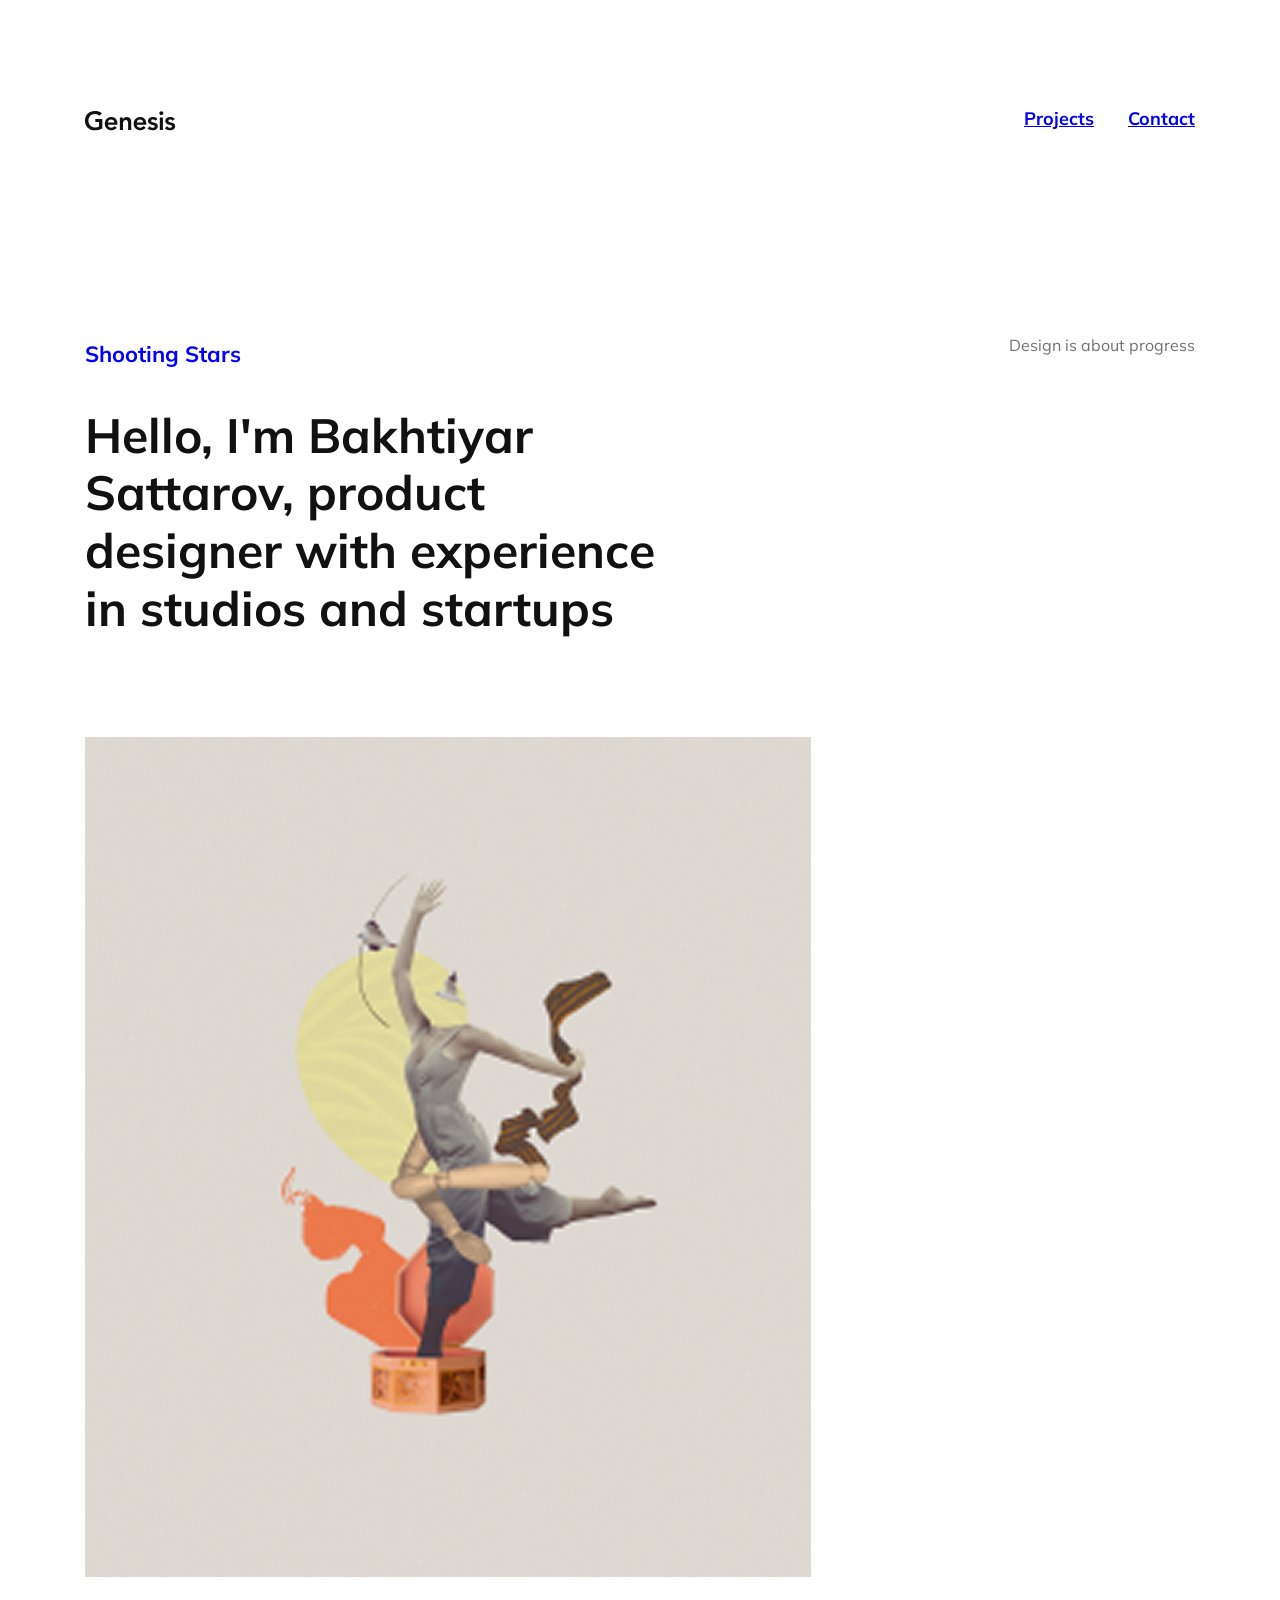
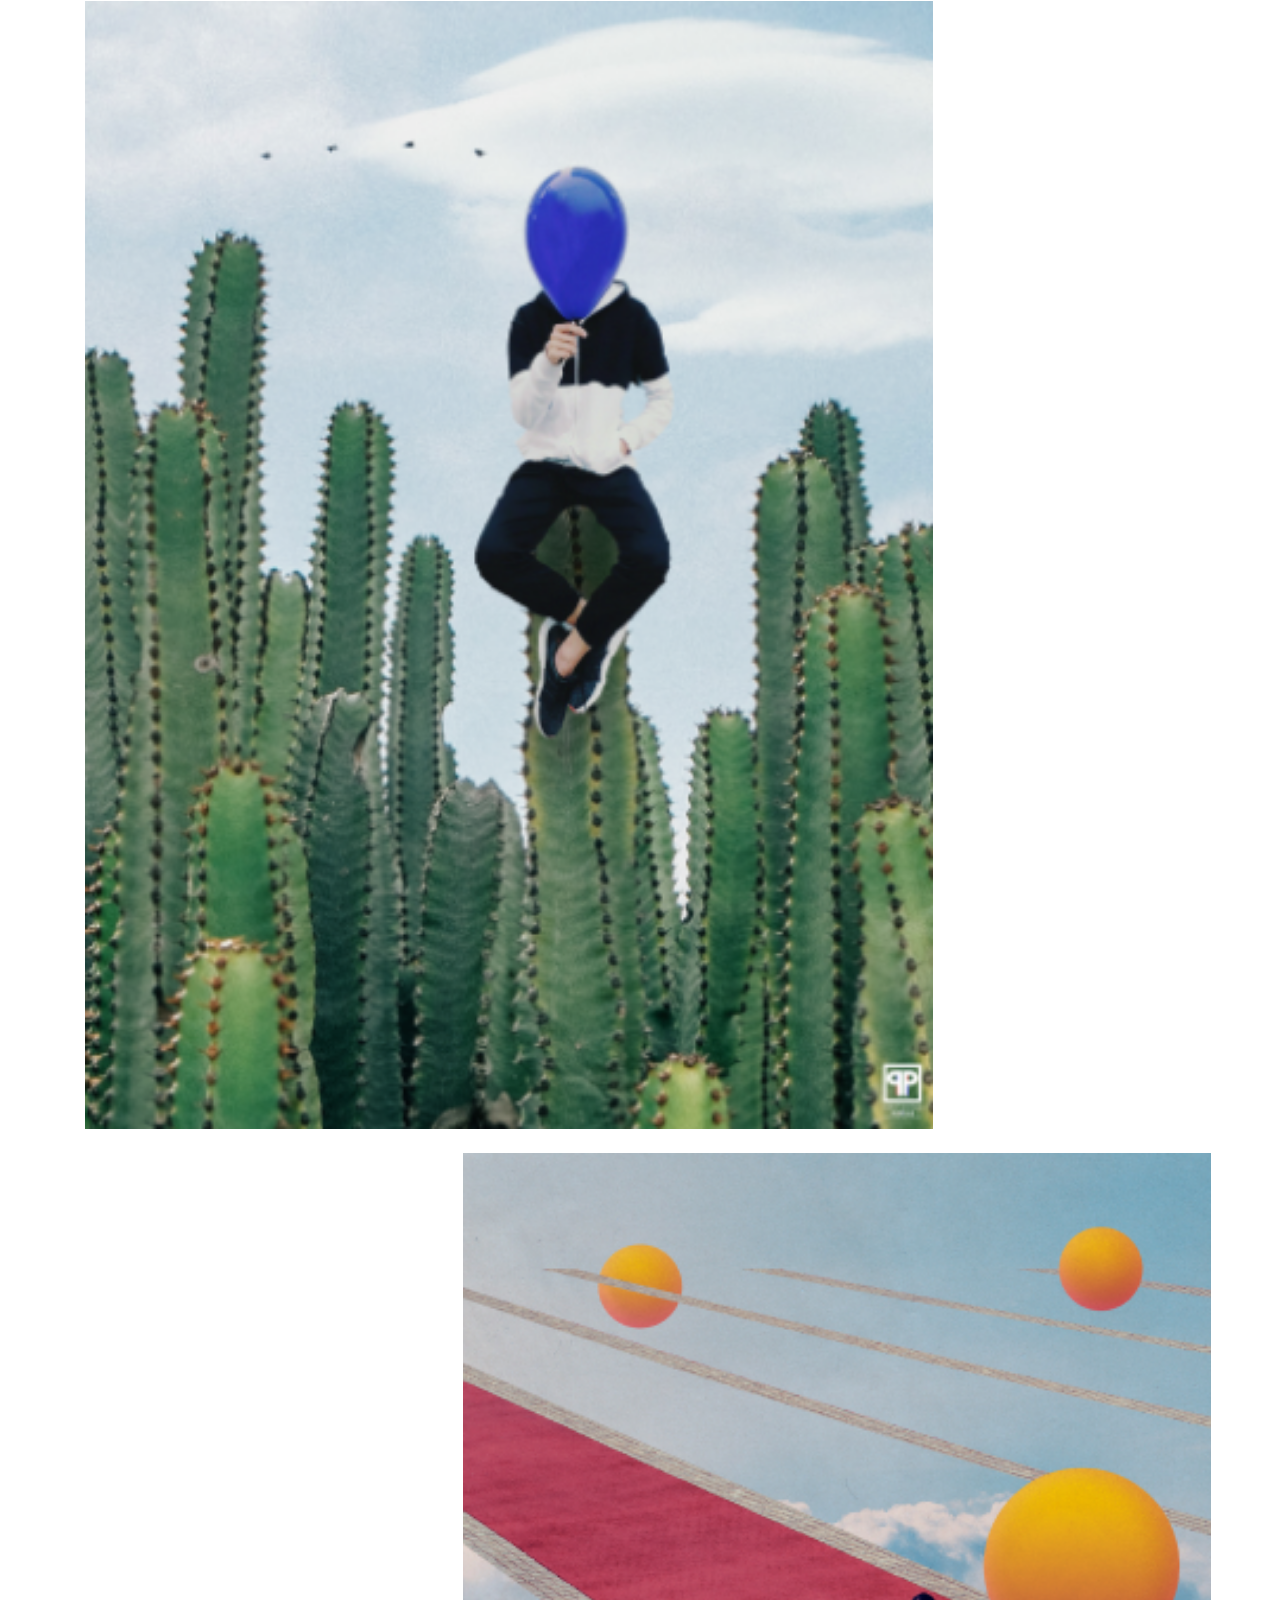
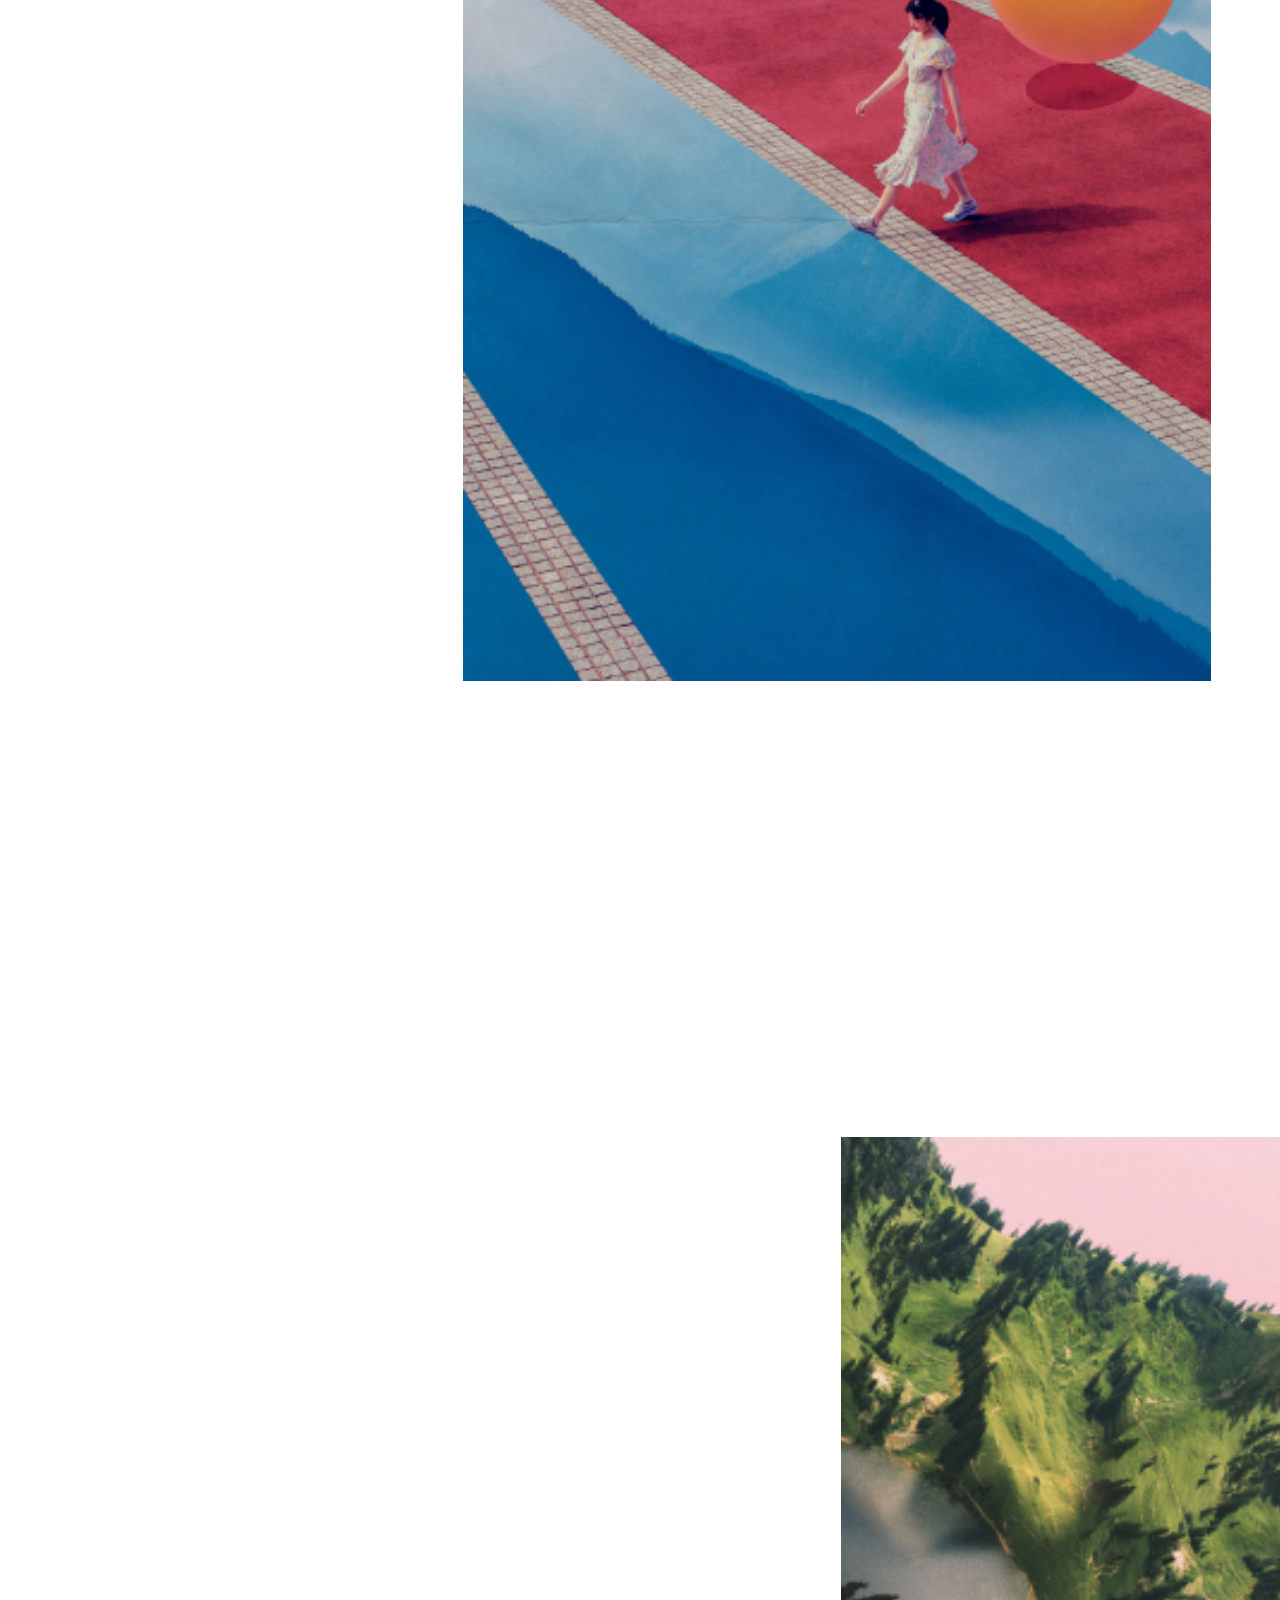
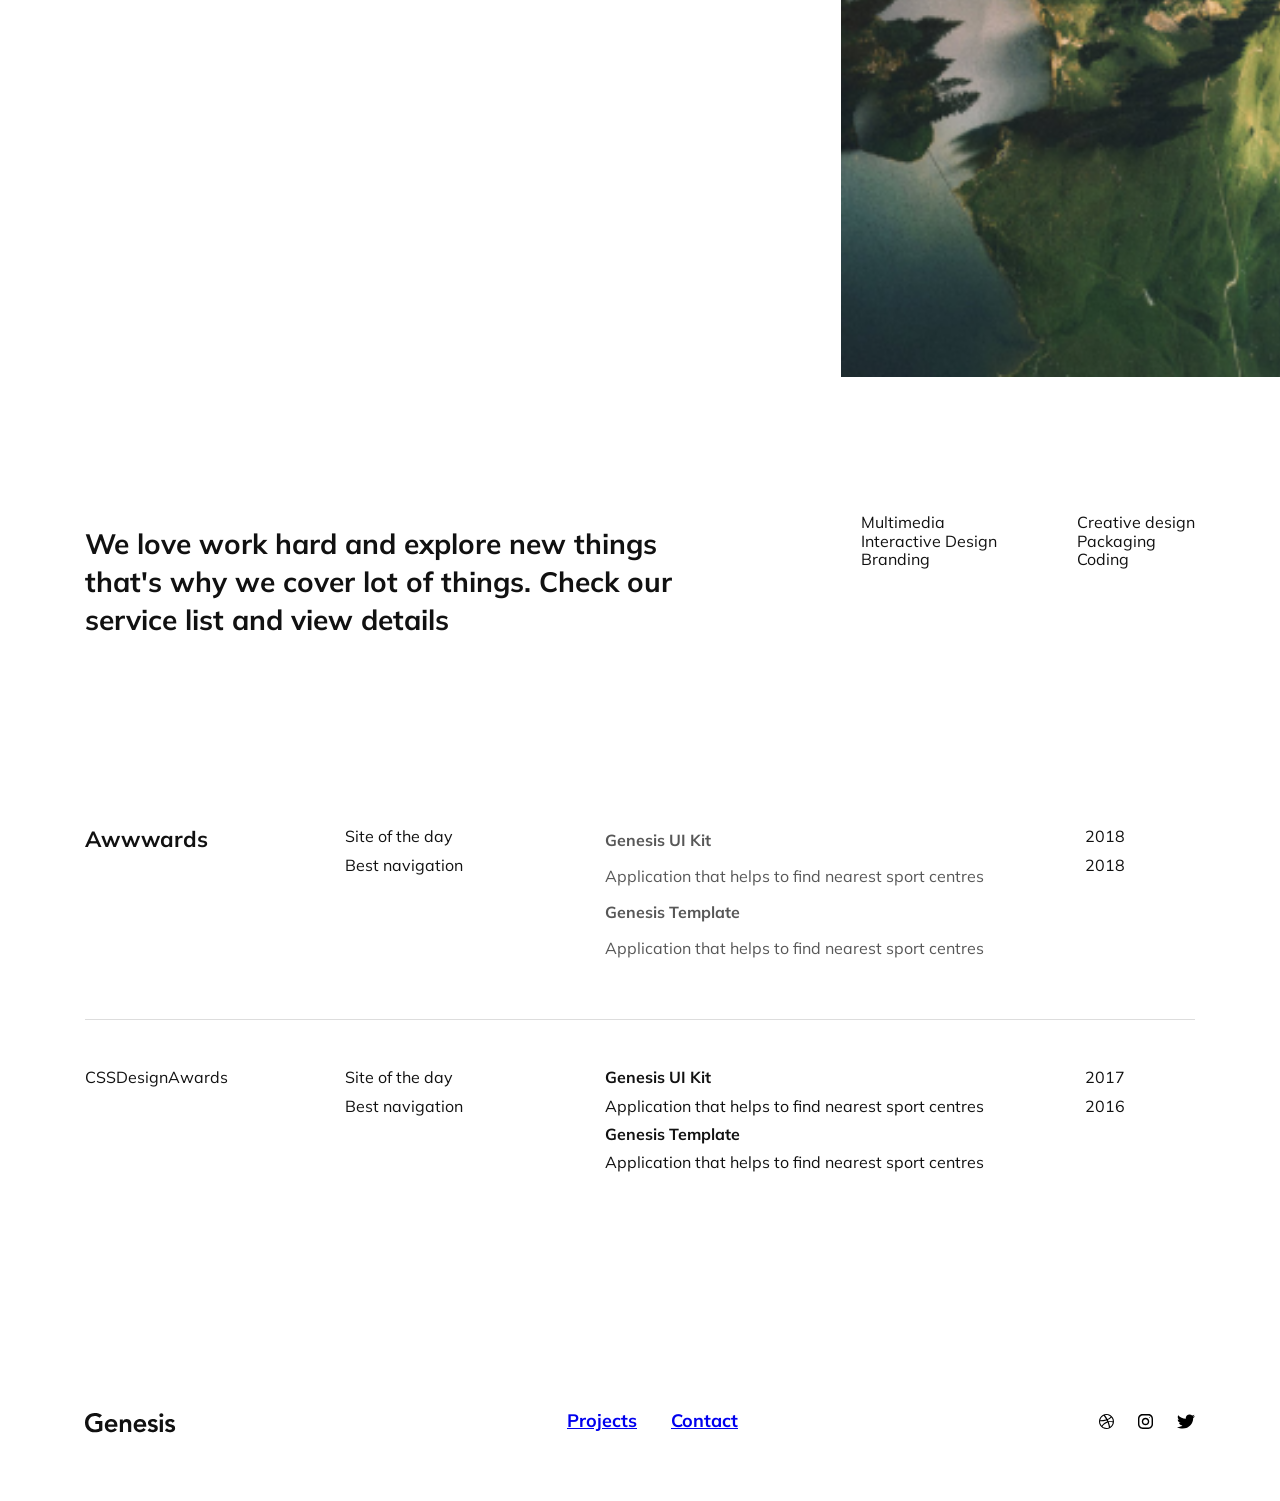
<file: index.html>
<!DOCTYPE html>
<html lang="en">
<head>
<meta charset="UTF-8">
<meta name="viewport" content="width=device-width, initial-scale=1.0">
<title>Genesis Design</title>

<link rel="stylesheet" href="styles/normalize.css">
<link rel="stylesheet" href="styles/index.css">

<link rel="preconnect" href="https://fonts.googleapis.com">
<link rel="preconnect" href="https://fonts.gstatic.com" crossorigin>

<link href="https://fonts.googleapis.com/css2?family=Mulish:ital,wght@0,200..1000;1,200..1000&display=swap" rel="stylesheet">
</head>

<body class="home-page">

<header>
    <div class="container header-container">

        <h1 class="logo">
            <img src="images/genesis-logo.svg" alt="Genesis logo">
        </h1>

        <nav class="nav">
            <a href="project-details.html">Projects</a>
            <a href="contact.html">Contact</a>
        </nav>
    </div>
</header>

<main>

<section class="hero">
    <div class="container hero-container">
    <div class="hero-left">
    <p class="tag">Shooting Stars</p>
    <h2 class="hero-text">
    Hello, I'm Bakhtiyar Sattarov,
    product designer with experience
    in studios and startups
    </h2>
    </div>
<div class="hero-right">
    <p>Design is about progress</p>
</div>
</div>
</section>

<section class="image-grid">
    <div class="container grid-container">
        <img class="img1" src="images/img1.png" alt="img1">
        <img class="img2" src="images/img2.png" alt="img2">
        <img class="img3" src="images/img3.png" alt="img3">
        <img class="img4" src="images/img4.png" alt="img4">
    </div>
</section>

<section class="services">
    <div class="container services-container">

        <div class="service-text">
            <h3>
            We love work hard and explore new things
            that's why we cover lot of things. Check our
            service list and view details
            </h3>
        </div>

        <div class="services-list">
            <ul>
                <li>Multimedia</li>
                <li>Interactive Design</li>
                <li>Branding</li>
            </ul>

            <ul>
                <li>Creative design</li>
                <li>Packaging</li>
                <li>Coding</li>
            </ul>
        </div>

    </div>
</section>

<section class="awards">
    <div class="container">

    <div class="award-row">
        <div class="award-title">Awwwards</div>

        <div>
            <p>Site of the day</p>
            <p>Best navigation</p>
        </div>

        <div class="award-project">
            <p><strong>Genesis UI Kit</strong></p>
            <p>Application that helps to find nearest sport centres</p>

            <p><strong>Genesis Template</strong></p>
            <p>Application that helps to find nearest sport centres</p>
        </div>

        <div class="award-year">
            <p>2018</p>
            <p>2018</p>
        </div>
    </div>

    <hr>

    <div class="award-row">
        <div>CSSDesignAwards</div>

        <div>
        <p>Site of the day</p>
        <p>Best navigation</p>
        </div>

        <div>
        <p><strong>Genesis UI Kit</strong></p>
        <p>Application that helps to find nearest sport centres</p>

        <p><strong>Genesis Template</strong></p>
        <p>Application that helps to find nearest sport centres</p>
        </div>

        <div>
        <p>2017</p>
        <p>2016</p>
        </div>
    </div>

    </div>
</section>

</main>

<footer>
    <div class="container footer-container">
    <h1 class="footer-left">
            <img src="images/genesis-logo.svg" alt="Genesis logo">
        </h1>
        <nav>
        <a href="project-details.html">Projects</a>
        <a href="contact.html">Contact</a>
        </nav>
        <div class="socials">
        <img src="images/dribble-logo.svg" alt="Dribble">
        <img src="images/instagram.svg" alt="Instagram">
        <img src="images/twitter.svg" alt="Twitter">
        </div>
    </div>
</footer>

</body>
</html>
</file>
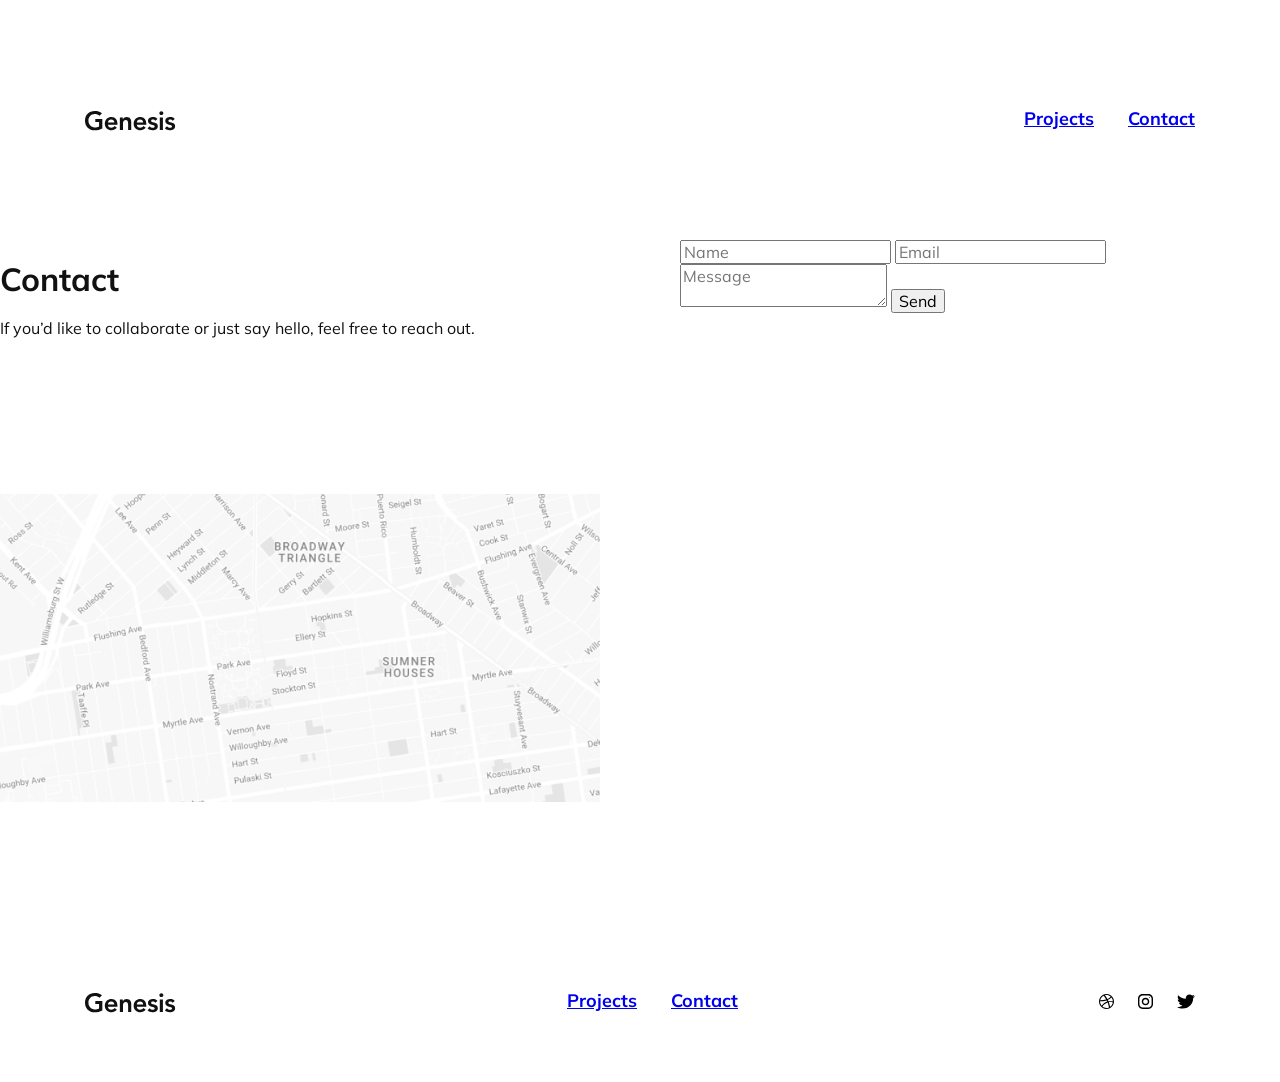
<file: contact.html>
<!DOCTYPE html>
<html lang="en">
<head>
<meta charset="UTF-8">
<meta name="viewport" content="width=device-width, initial-scale=1.0">

<title>Genesis – Projects</title>

<link rel="stylesheet" href="styles/normalize.css">
<link rel="stylesheet" href="styles/index.css">

<link href="https://fonts.googleapis.com/css2?family=Mulish:wght@200;400;700&display=swap" rel="stylesheet">
</head>

<body class="contact-page">

<header>
    <div class="container header-container">

        <h1 class="logo">
            <img src="images/genesis-logo.svg" alt="Genesis logo">
        </h1>

        <nav class="nav">
            <a href="project-details.html">Projects</a>
            <a href="contact.html">Contact</a>
        </nav>
    </div>
</header>

<main>

<section class="contact-page">
    <div class="contact-top">

        <div class="contact-text">
            <h1>Contact</h1>
            <p>If you’d like to collaborate or just say hello,
            feel free to reach out.</p>
        </div>

<form class="contact-text">
    <input type="text" placeholder="Name">
    <input type="email" placeholder="Email">
    <textarea placeholder="Message"></textarea>
    <button type="submit">Send</button>
</form>

<div class="contact-map">
    <img src="images/img8.png" alt="Map" class="map-image">
</div>

</section>

</main>

<footer>
    <div class="container footer-container">
    <h1 class="footer-left">
            <img src="images/genesis-logo.svg" alt="Genesis logo">
        </h1>
        <nav>
        <a href="project-details.html">Projects</a>
        <a href="contact.html">Contact</a>
        </nav>
        <div class="socials">
        <img src="images/dribble-logo.svg" alt="Dribble">
        <img src="images/instagram.svg" alt="Instagram">
        <img src="images/twitter.svg" alt="Twitter">
        </div>
    </div>
</footer>

</body>
</html>
</file>
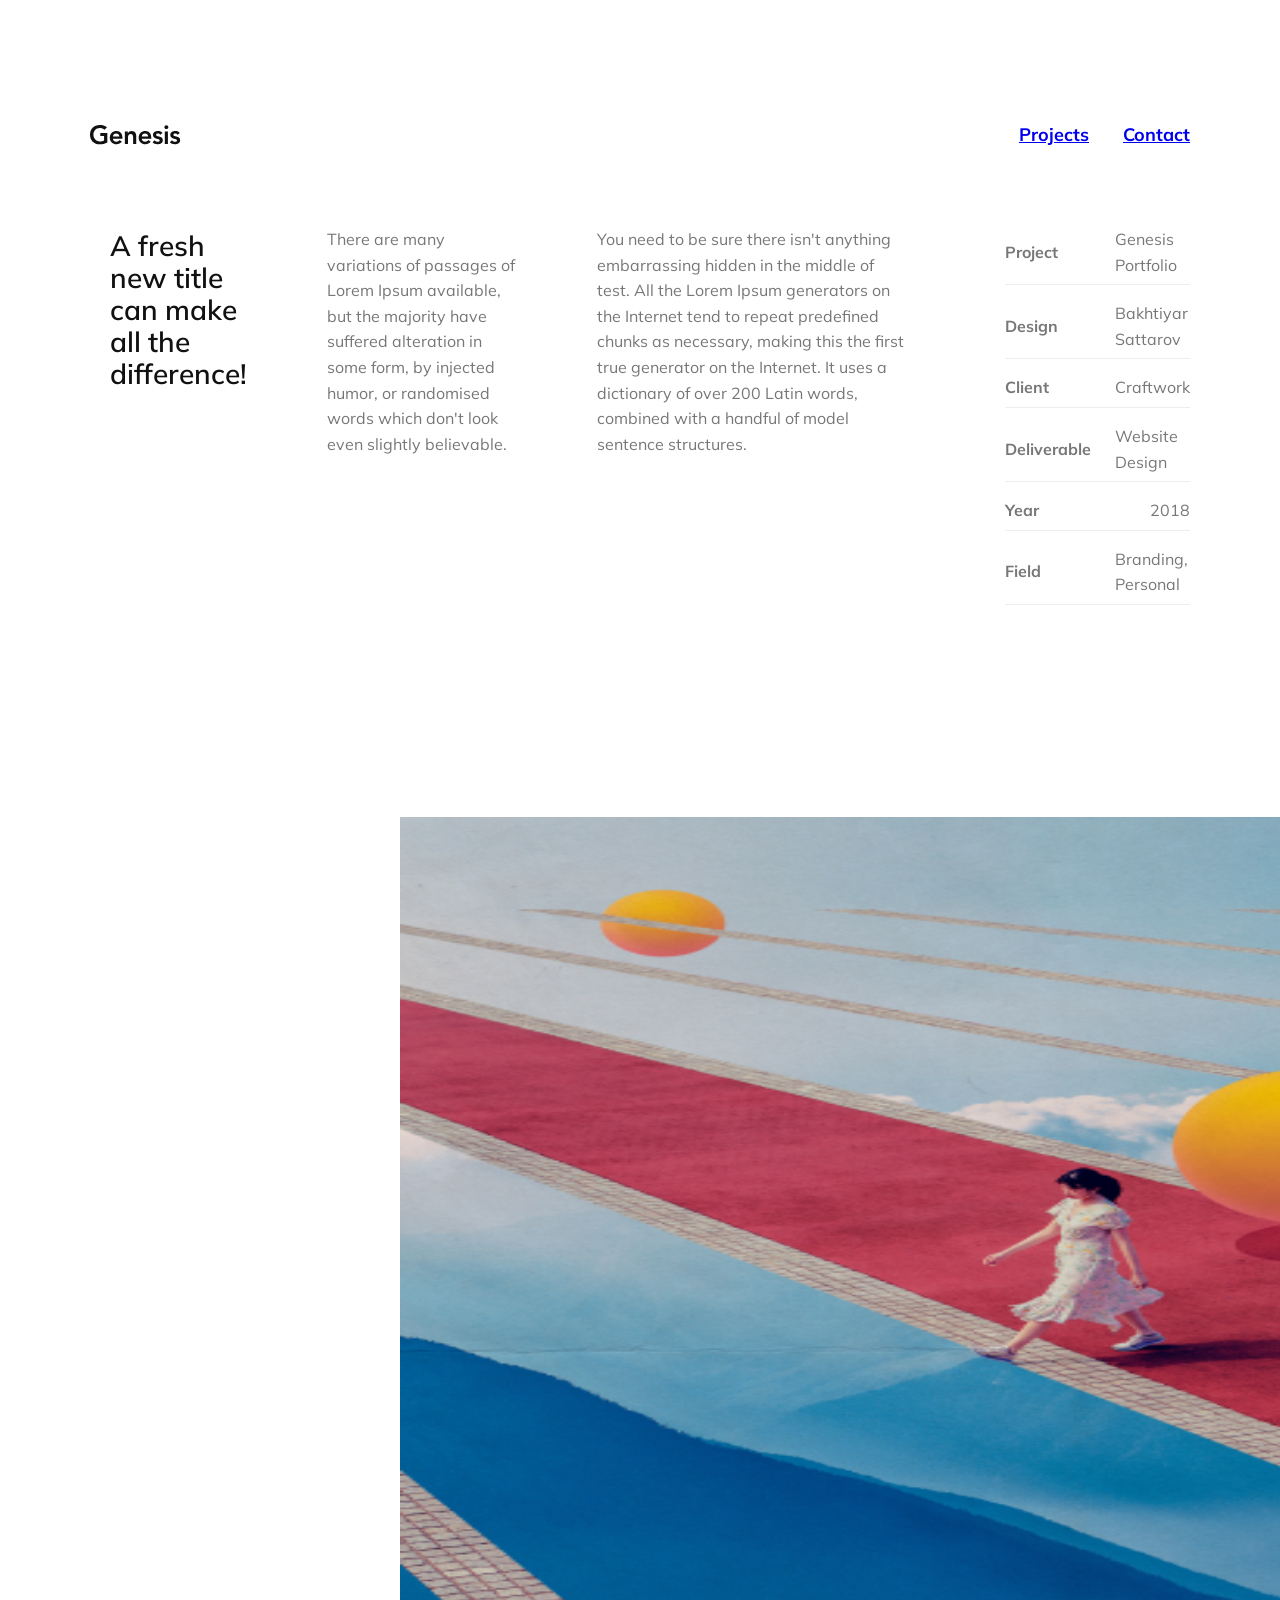
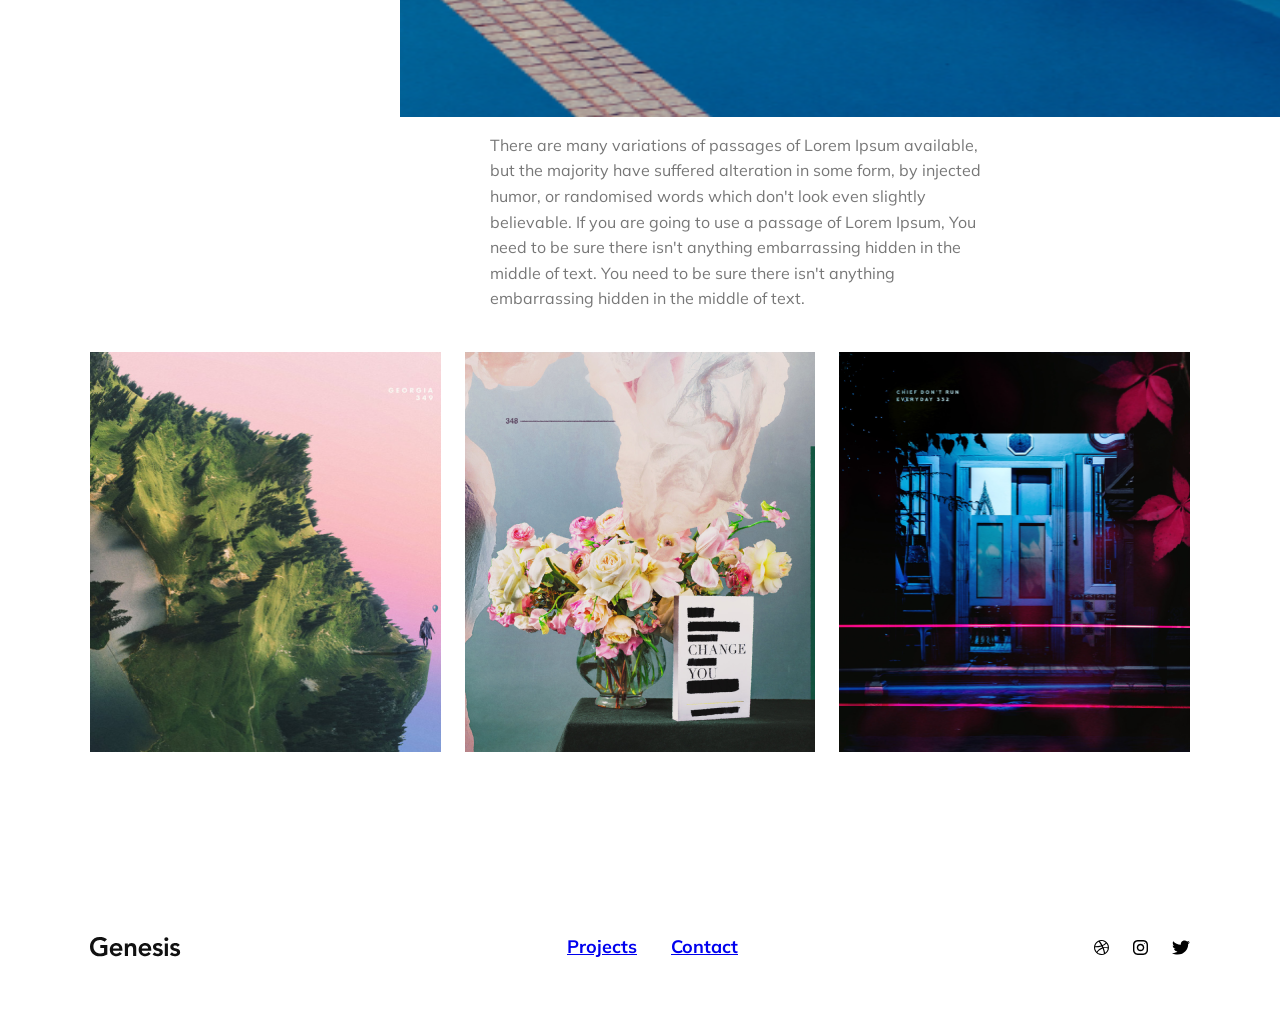
<file: project-details.html>
<!DOCTYPE html>
<html lang="en">
<head>
<meta charset="UTF-8">
<meta name="viewport" content="width=device-width, initial-scale=1.0">

<title>Genesis – Projects</title>

<link rel="stylesheet" href="styles/normalize.css">
<link rel="stylesheet" href="styles/index.css">

<link href="https://fonts.googleapis.com/css2?family=Mulish:wght@200;400;700&display=swap" rel="stylesheet">
</head>

<body class="project-page">

<header>
    <div class="container header-container">

        <h1 class="logo">
            <img src="images/genesis-logo.svg" alt="Genesis logo">
        </h1>

        <nav class="nav">
            <a href="project-details.html">Projects</a>
            <a href="contact.html">Contact</a>
        </nav>
    </div>
</header>

<main>

<section class="project-content container">

<div class="project-top">
    <div class="container">
<h1>A fresh new title can make all the difference!</h1>

<p>
There are many variations of passages of Lorem Ipsum available,
but the majority have suffered alteration in some form, by injected humor, or randomised words
which don't look even slightly believable.
</p>

<p>
You need to be sure there isn't anything embarrassing hidden in the middle of test. All 
the Lorem Ipsum generators on the Internet tend to repeat predefined chunks as 
necessary, making this the first true generator on the Internet. It uses a dictionary of
over 200 Latin words, combined with a handful of model sentence structures.
</p>
</div>

<div class="project-info">
    <p><strong>Project</strong> Genesis Portfolio</p>
    <p><strong>Design</strong> Bakhtiyar Sattarov</p>
    <p><strong>Client</strong> Craftwork</p>
    <p><strong>Deliverable</strong> Website Design</p>
    <p><strong>Year</strong> 2018</p>
    <p><strong>Field</strong> Branding, Personal</p>
</div>
</div>

</section>

<img src="images/img3.png" class="project-image">

<section class="project-description">
    <div class="container">
    <p>
        There are many variations of passages of Lorem Ipsum available, but the majority have suffered alteration in some form, by injected humor, or
        randomised words which don't look even slightly believable. If you are going to use a passage of Lorem Ipsum, You need to be sure there isn't anything
        embarrassing hidden in the middle of text. You need to be sure there isn't anything embarrassing hidden in the middle of text.
    </p>
</section>

<section class="project-gallery">
    <div class="container">
    <img src="images/img5.png" alt="Gallery image 5">
    <img src="images/img6.png" alt="Gallery image 6">
    <img src="images/img7.png" alt="Gallery image 7">
</div>
</section>
</main>

<footer>
    <div class="container footer-container">
    <h1 class="footer-left">
            <img src="images/genesis-logo.svg" alt="Genesis logo">
        </h1>
        <nav>
        <a href="project-details.html">Projects</a>
        <a href="contact.html">Contact</a>
        </nav>
        <div class="socials">
        <img src="images/dribble-logo.svg" alt="Dribble">
        <img src="images/instagram.svg" alt="Instagram">
        <img src="images/twitter.svg" alt="Twitter">
        </div>
    </div>
</footer>


</body>
</html>
</file>
<file: styles/index.css>
/*
* Prefixed by https://autoprefixer.github.io
* PostCSS: v8.4.14,
* Autoprefixer: v10.4.7
* Browsers: last 4 version
*/

/*=== GLOBAl ===*/

body{
    font-family: "Mulish", sans-serif;
    color: #111;
    margin: 0;
}

.container{
    max-width: 1110px;
    margin: 0 auto;
    padding: 0 20px;
}

/*=== SHARED ===*/

header {
    padding: 40px 0;
}

.header-container{
    display: -webkit-box;
    display: -ms-flexbox;
    display: flex;
    -webkit-box-pack: justify;
        -ms-flex-pack: justify;
            justify-content: space-between;
    -webkit-box-align: center;
        -ms-flex-align: center;
            align-items: center;
    padding: 40px 0;
}

.nav a{
    font-size: 18px;
    font-weight: bold;
    margin-left: 30px;
    cursor: pointer;
    -webkit-transition: background-color 0.3s ease;
    -o-transition: background-color 0.3s ease;
    transition: background-color 0.3s ease;
}

footer {
    padding: 40px 0;
    margin-top: 120px;
}

.footer-container {
    display: -webkit-box;
    display: -ms-flexbox;
    display: flex;
    -webkit-box-pack: justify;
        -ms-flex-pack: justify;
            justify-content: space-between;
    -webkit-box-align: center;
        -ms-flex-align: center;
            align-items: center;
}

.footer-container nav a {
    margin-left: 30px;
    font-size: 18px;
    font-weight: bold;
    cursor: pointer;
    -webkit-transition: background-color 0.3s ease;
    -o-transition: background-color 0.3s ease;
    transition: background-color 0.3s ease;
}


.socials {
    display: -webkit-box;
    display: -ms-flexbox;
    display: flex;
    gap: 24px;
    cursor: pointer;
    -webkit-transition: background-color 0.3s ease;
    -o-transition: background-color 0.3s ease;
    transition: background-color 0.3s ease;
}

/* === HOME PAGE === */

.home-page .hero {
    margin-top: 80px;
}

.home-page .hero-container {
    display: -webkit-box;
    display: -ms-flexbox;
    display: flex;
    -webkit-box-pack: justify;
        -ms-flex-pack: justify;
            justify-content: space-between;
    -webkit-box-align: start;
        -ms-flex-align: start;
            align-items: flex-start;
}

.home-page .hero-left {
    max-width: 600px;
}

.home-page .tag {
    color: blue;
    font-size: 22px;
    font-weight: bold;
    margin-bottom: 20px;
}

.home-page .hero-left h2 {
    font-size: 48px;
    line-height: 1.2;
    margin-bottom: 20px;
}

.home-page .hero-right {
    max-width: 200px;
    font-size: 16px;
    opacity: 0.6;
}

.home-page .image-grid{
    margin: 80px 0;
    -ms-grid-columns: 1fr 24px 1fr 24px 1fr 24px 1fr 24px 1fr 24px 1fr 24px 1fr 24px 1fr 24px 1fr;
    grid-template-columns: repeat(9,1fr);
    grid-auto-rows: 120px;
    gap: 24px;
    padding: 0;
    margin-bottom: 40px;
}

.home-page .image-grid .container {
    display: -ms-grid;
    display: grid;
    -ms-grid-columns: 1fr 24px 1fr 24px 1fr 24px 1fr 24px 1fr 24px 1fr 24px 1fr 24px 1fr 24px 1fr;
    grid-template-columns: repeat(9,1fr);
    grid-auto-rows: 120px;
    gap: 24px;
}

.home-page .image-grid img{
    height: 100%;
    -o-object-fit: cover;
       object-fit: cover;
}

.home-page .img1{
    -ms-grid-column: 1;
    -ms-grid-column-span: 3;
    grid-column: 1 /4;
    -ms-grid-row: 1;
    -ms-grid-row-span: 6;
    grid-row: 1 / 7;
}

.home-page .img2{
    -ms-grid-column: 1;
    -ms-grid-column-span: 3;
    grid-column: 1 / 4;
    -ms-grid-row: 7;
    -ms-grid-row-span: 8;
    grid-row: 7 / 15;
}

.home-page .img3{
    -ms-grid-column: 4;
    -ms-grid-column-span: 3;
    grid-column: 4 / 7;
    -ms-grid-row: 15;
    -ms-grid-row-span: 8;
    grid-row: 15 / 23;
}

.home-page .img4{
    -ms-grid-column: 7;
    -ms-grid-column-span: 3;
    grid-column: 7 / 10;
    -ms-grid-row: 26;
    -ms-grid-row-span: 6;
    grid-row: 26 / 32;
}

.home-page .services {
    margin-top: 120px;
}

.home-page .services-container {
    display: -webkit-box;
    display: -ms-flexbox;
    display: flex;
    -webkit-box-pack: justify;
        -ms-flex-pack: justify;
            justify-content: space-between;
    -webkit-box-align: start;
        -ms-flex-align: start;
            align-items: flex-start;
    gap: 80px;
}

.home-page .services-container h3 {
    max-width: 600px;
    font-size: 28px;
    line-height: 38px;
}

.home-page .service-list li {
    margin-bottom: 12px;
}

.home-page .services-list ul {
    list-style: none;
    padding: 0;
}

.home-page .services-list {
    display: -webkit-box;
    display: -ms-flexbox;
    display: flex;
    gap: 80px;
}

.home-page .awards {
    margin-top: 120px;
}

.home-page .award-row {
    display: -ms-grid;
    display: grid;
    -ms-grid-columns: 1fr 40px 1fr 40px 2fr 40px 0.5fr;
    grid-template-columns: 1fr 1fr 2fr 0.5fr;
    -webkit-box-align: start;
        -ms-flex-align: start;
            align-items: start;
    gap: 40px;
    padding: 40px 0;
}

.home-page .award-title {
    font-size: 22px;
    font-weight: bold;
}

.home-page .award-type {
    font-size: 18px;
    font-weight: bold;
}

.home-page .award-project h4 {
    font-size: 16px;
    margin-bottom: 10px;
}

.home-page .award-row p {
    margin: 0 0 10px;
}

.home-page .awards hr {
    border: none;
    border-top: 1px solid #ddd;
}

.home-page .award-project p {
    font-size: 16px;
    line-height: 26px;
    opacity:0.7;
    margin: 0 0 10px;
}

.home-page .award-year {
    font-size: 16px;
}

/*=== CONTACT PAGE ===*/

.contact-page .contact-top {
    display: -ms-grid;
    display: grid;
    -ms-grid-columns: 1fr 80px 1fr;
    grid-template-columns: 1fr 1fr;;
    gap: 80px;
    -webkit-box-align: start;
        -ms-flex-align: start;
            align-items: start;
}

.contact-page .contact-text {
    -webkit-box-flex: 1;
        -ms-flex: 1;
            flex: 1;
}

.contact-page .contact-form {
    display: -webkit-box;
    display: -ms-flexbox;
    display: flex;
    -webkit-box-orient: vertical;
    -webkit-box-direction: normal;
        -ms-flex-direction: column;
            flex-direction: column;
    gap: 16px;
}

.contact-page .contact-form input,
.contact-form textarea {
    width: 100%;
    border: none;
    padding: 10px 0;
    border: 1px solid #ccc;
}

.contact-page .contact-form button {
    width: 120px;
    padding: 10px;
    background: blue;
    color: white;
    border: none;
}

.contact-page .contact-map img {
    width: 100%;
    display: block;
    margin-top: 60px;
    -webkit-box-align: center;
        -ms-flex-align: center;
            align-items: center;
}

/*=== PROJECT PAGE ===*/

.project-page {
    padding-top: 60px;
}

.project-page h1{
    font-size: 28px;
    font-weight: 600;
    margin-bottom: 20px;
    -webkit-box-align: center;
        -ms-flex-align: center;
            align-items: center;
}

.project-page p{
    font-size: 16px;
    line-height: 1.6;
    color: #777;
    max-width: 500px;
    -webkit-box-align: center;
        -ms-flex-align: center;
            align-items: center;
}

.project-page .container {
    max-width: 1100px;
    margin: 0 auto;
    padding: 0 20px;
}

.project-page .project-top {
    display: -webkit-box;
    display: -ms-flexbox;
    display: flex;
    -webkit-box-pack: justify;
        -ms-flex-pack: justify;
            justify-content: space-between;
    -webkit-box-align: start;
        -ms-flex-align: start;
            align-items: flex-start;
    gap: 80px;
}

.project-page .project-text {
    max-width: 635px;
}

.project-page .project-text h1 {
    margin-bottom: 24px;
}

.project-page .project-text p {
    font-size: 15px;
    line-height: 1.6;
    color: #777;
    margin-bottom: 16px;
}

.project-page .project-text p:last-child {
    margin-bottom: 0;
}

.project-page .project-details {
    padding: 120px 0;
}

.project-page .project-content .container {
    display: -webkit-box;
    display: -ms-flexbox;
    display: flex;
    -webkit-box-pack: justify;
        -ms-flex-pack: justify;
            justify-content: space-between;
    -webkit-box-align: start;
        -ms-flex-align: start;
            align-items: flex-start;
    gap: 80px;
}

.project-page .project-description .container p{
    display: -webkit-box;
    display: -ms-flexbox;
    display: flex;
    padding-left: 400px;
    padding-right: 400px;
    -webkit-box-pack: center;
        -ms-flex-pack: center;
            justify-content: center;
    -webkit-box-align: center;
        -ms-flex-align: center;
            align-items: center;
    width: 100%;
}

.project-page .project-image {
    width: 1110px;
    height: 660px;
    display: -webkit-box;
    display: -ms-flexbox;
    display: flex;
    padding-top: 200px;
    padding-left: 400px;
    padding-right: 400px;
    -webkit-box-pack: center;
        -ms-flex-pack: center;
            justify-content: center;
    -webkit-box-align: center;
        -ms-flex-align: center;
            align-items: center;
    min-height: 100vh;
}

.project-page .project-gallery .container {
    display: -ms-grid;
    display: grid;
    -ms-grid-columns: 1fr 24px 1fr 24px 1fr;
    grid-template-columns: repeat(3, 1fr);
    gap: 24px;
    margin-top: 40px;
    grid-column: 1 / -1;
}

.project-page .project-gallery img {
    width: 100%;
    height: 400px;
    -o-object-fit: cover;
       object-fit: cover;
    display: block;
}

.project-page .project-info {
    -webkit-box-flex: 1;
        -ms-flex: 1;
            flex: 1;
    max-width: 335px;
}

.project-page .project-info p{
    display: -webkit-box;
    display: -ms-flexbox;
    display: flex;
    -webkit-box-pack: justify;
        -ms-flex-pack: justify;
            justify-content: space-between;
    margin-bottom: 12px;
    border-bottom: 1px solid #eee;
    padding-bottom: 6px;
}

.project-page .project-info strong {
    display: inline-block;
    min-width: 110px;
}.example {
    display: -ms-grid;
    display: grid;
    -webkit-transition: all .5s;
    -o-transition: all .5s;
    transition: all .5s;
    -webkit-user-select: none;
       -moz-user-select: none;
        -ms-user-select: none;
            user-select: none;
    background: -webkit-gradient(linear, left top, left bottom, from(white), to(black));
    background: -o-linear-gradient(top, white, black);
    background: linear-gradient(to bottom, white, black);
}
</file>
